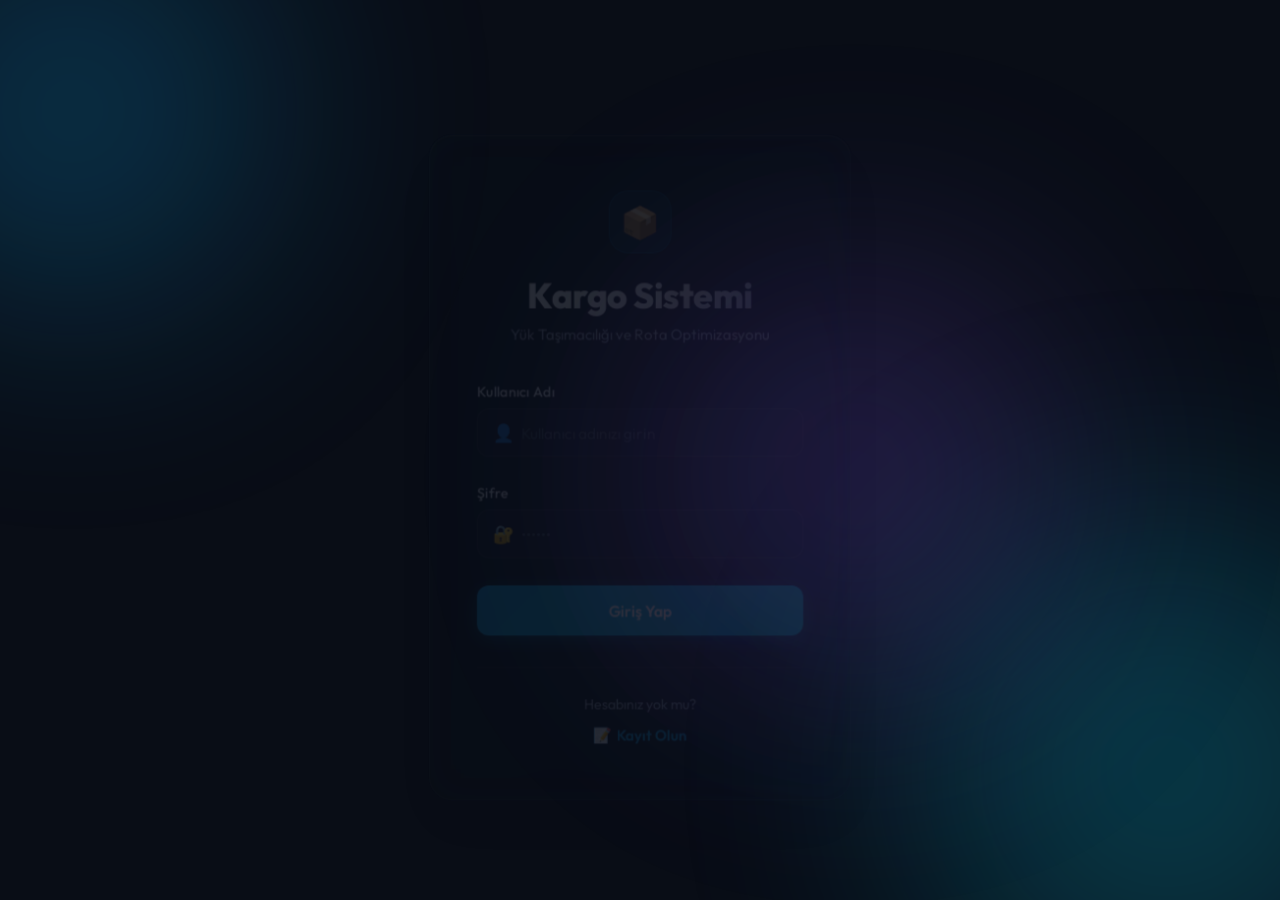
<file: frontend/index.html>
<!DOCTYPE html>
<html lang="tr">

<head>
    <meta charset="UTF-8">
    <meta name="viewport" content="width=device-width, initial-scale=1.0">
    <title>Yönlendiriliyor...</title>
    <style>
        * {
            margin: 0;
            padding: 0;
            box-sizing: border-box;
        }

        body {
            font-family: 'Inter', -apple-system, BlinkMacSystemFont, 'Segoe UI', sans-serif;
            display: flex;
            justify-content: center;
            align-items: center;
            min-height: 100vh;
            background: linear-gradient(135deg, #0f172a 0%, #1e293b 100%);
            color: #f1f5f9;
            text-align: center;
        }

        .container {
            padding: 3rem;
            background: #1e293b;
            border-radius: 16px;
            box-shadow: 0 20px 60px rgba(0, 0, 0, 0.5);
            border: 1px solid #334155;
        }

        h1 {
            font-size: 2rem;
            margin-bottom: 1rem;
            background: linear-gradient(135deg, #0ea5e9, #06b6d4);
            -webkit-background-clip: text;
            -webkit-text-fill-color: transparent;
            background-clip: text;
        }

        p {
            font-size: 1.1rem;
            color: #cbd5e1;
        }

        .spinner {
            margin: 2rem auto;
            width: 50px;
            height: 50px;
            border: 4px solid #334155;
            border-top: 4px solid #0ea5e9;
            border-radius: 50%;
            animation: spin 1s linear infinite;
        }

        @keyframes spin {
            0% {
                transform: rotate(0deg);
            }

            100% {
                transform: rotate(360deg);
            }
        }
    </style>
</head>

<body>
    <div class="container">
        <h1>🚀 Yönlendiriliyor...</h1>
        <div class="spinner"></div>
        <p style="font-size: 0.9rem; margin-top: 1rem; color: #94a3b8;">Lütfen bekleyin...</p>
    </div>
    <script>
        (async function () {
            try {
                const API_URL = window.location.hostname === 'localhost' || window.location.hostname === '127.0.0.1'
                    ? 'http://localhost:5002/api'
                    : 'https://kargo-sistemi.onrender.com/api';
                const response = await fetch(`${API_URL}/auth/status`, {
                    credentials: 'include'
                });
                const data = await response.json();

                if (data.authenticated && data.user) {
                    if (data.user.role === 'admin') {
                        window.location.href = 'admin.html';
                    } else {
                        window.location.href = 'user_dashboard.html';
                    }
                } else {
                    window.location.href = 'login.html';
                }
            } catch (error) {
                console.error('Redirect error:', error);
                window.location.href = 'login.html';
            }
        })();
    </script>
</body>

</html>
</file>
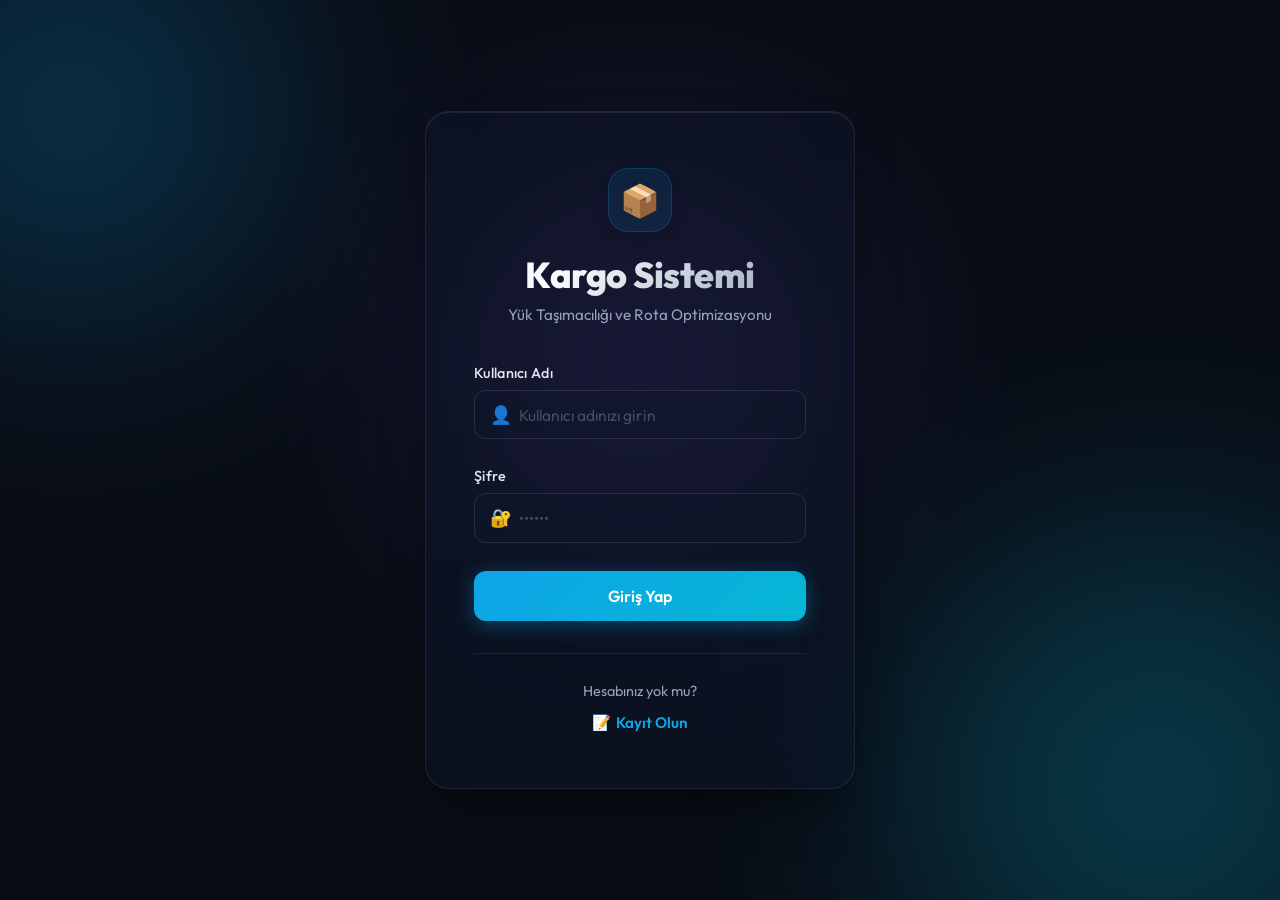
<file: frontend/admin_distribution.html>
<!DOCTYPE html>
<html lang="tr">

<head>
    <meta charset="UTF-8">
    <meta name="viewport" content="width=device-width, initial-scale=1.0">
    <meta http-equiv="Cache-Control" content="no-cache, no-store, must-revalidate">
    <meta http-equiv="Pragma" content="no-cache">
    <meta http-equiv="Expires" content="0">
    <title>Kargo Dağıtım Paneli - Admin</title>
    <link href="https://fonts.googleapis.com/css2?family=Inter:wght@300;400;500;600;700&display=swap" rel="stylesheet">
    <link rel="stylesheet" href="styles.css">
    <style>
        .distribution-container {
            max-width: 1400px;
            margin: 0 auto;
            padding: 2rem;
        }

        .cargo-table-container {
            background: var(--bg-card);
            border-radius: var(--radius-lg);
            padding: 1.5rem;
            margin-bottom: 2rem;
        }

        .cargo-table {
            width: 100%;
            border-collapse: collapse;
        }

        .cargo-table th,
        .cargo-table td {
            padding: 1rem;
            text-align: left;
            border-bottom: 1px solid var(--border);
        }

        .cargo-table th {
            background: var(--bg);
            font-weight: 600;
        }

        .cargo-table tr:hover {
            background: var(--bg-hover);
        }

        .checkbox-cell {
            width: 40px;
        }

        .distribution-controls {
            background: var(--bg-card);
            border-radius: var(--radius-lg);
            padding: 2rem;
            display: grid;
            grid-template-columns: repeat(auto-fit, minmax(250px, 1fr));
            gap: 1.5rem;
        }

        .control-group label {
            display: block;
            margin-bottom: 0.5rem;
            font-weight: 500;
        }

        .summary-card {
            background: linear-gradient(135deg, var(--primary), var(--secondary));
            color: white;
            padding: 1.5rem;
            border-radius: var(--radius-md);
        }

        .summary-value {
            font-size: 2rem;
            font-weight: 700;
        }
    </style>
</head>

<body>
    <header class="header">
        <div class="header-content">
            <h1 class="logo">📦 Admin - Dağıtım Paneli</h1>
            <div class="user-info">
                <span class="user-name" id="adminName"></span>
                <button class="logout-btn" id="logoutBtn">
                    <span class="logout-icon">🚪</span>
                    <span class="logout-text">Çıkış</span>
                </button>
            </div>
        </div>
    </header>

    <div class="distribution-container">
        <div style="margin-bottom: 2rem;">
            <h1>📦 Kargo Dağıtım Yönetimi</h1>
            <p>Bekleyen kargoları seçin ve dağıtım oluşturun</p>
        </div>

        <!-- Summary Cards -->
        <div
            style="display: grid; grid-template-columns: repeat(auto-fit, minmax(200px, 1fr)); gap: 1rem; margin-bottom: 2rem;">
            <div class="summary-card">
                <div style="font-size: 0.9rem; margin-bottom: 0.5rem;">Toplam Kargo</div>
                <div class="summary-value" id="totalCargos">0</div>
            </div>
            <div class="summary-card">
                <div style="font-size: 0.9rem; margin-bottom: 0.5rem;">Toplam Ağırlık</div>
                <div class="summary-value" id="totalWeight">0 kg</div>
            </div>
            <div class="summary-card">
                <div style="font-size: 0.9rem; margin-bottom: 0.5rem;">Seçili Kargo</div>
                <div class="summary-value" id="selectedCount">0</div>
            </div>
        </div>

        <!-- Cargo Table -->
        <div class="cargo-table-container">
            <div style="display: flex; justify-content: space-between; align-items: center; margin-bottom: 1rem;">
                <h2>Bekleyen Kargolar (Kullanıcı Bazlı)</h2>
                <div style="display: flex; gap: 1rem;">
                    <select id="userFilter" class="form-control" style="width: 200px;" onchange="filterByUser()">
                        <option value="">Tüm Kullanıcılar</option>
                    </select>
                    <button onclick="toggleSelectAll()" class="btn btn-secondary btn-small">
                        Tümünü Seç/Bırak
                    </button>
                </div>
            </div>

            <!-- User-based grouping -->
            <div id="cargoGroups">
                <!-- Dynamic user groups -->
            </div>

            <div id="emptyState" style="text-align: center; padding: 3rem; display: none;">
                Bekleyen kargo yok.
            </div>
        </div>

        <!-- Distribution Controls -->
        <div class="distribution-controls">
            <div class="control-group">
                <label>Mod Seçimi</label>
                <select id="modeSelect" class="form-control">
                    <option value="LIMITED">LIMITED (3 Araç)</option>
                    <option value="UNLIMITED">UNLIMITED (3 + Kiralama)</option>
                </select>
            </div>
            <div class="control-group">
                <label>Algoritma</label>
                <select id="algorithmSelect" class="form-control">
                    <option value="hybrid">Hybrid (Önerilen)</option>
                    <option value="greedy">Greedy</option>
                    <option value="simulated_annealing">Simulated Annealing</option>
                </select>
            </div>
            <div class="control-group" style="display: flex; align-items: flex-end;">
                <button onclick="createDistribution()" class="btn btn-primary" style="width: 100%;">
                    🚀 Dağıtımı Başlat
                </button>
            </div>
        </div>
    </div>

    <script>
        const API_URL = window.location.hostname === 'localhost' || window.location.hostname === '127.0.0.1'
            ? 'http://localhost:5002/api'
            : 'https://kargo-sistemi.onrender.com/api';
        let selectedCargos = new Set();
        let allCargos = [];

        async function loadPendingCargos() {
            try {
                const response = await fetch(`${API_URL}/admin/cargos/pending`, {
                    credentials: 'include'
                });
                const data = await response.json();

                if (data.success) {
                    allCargos = data.cargos;
                    displayUserGroups(allCargos);
                    updateSummary();
                    populateUserFilter(allCargos);
                }
            } catch (error) {
                console.error('Load cargos error:', error);
            }
        }

        function displayUserGroups(cargos) {
            const container = document.getElementById('cargoGroups');
            const emptyState = document.getElementById('emptyState');

            if (cargos.length === 0) {
                container.innerHTML = '';
                emptyState.style.display = 'block';
                return;
            }

            emptyState.style.display = 'none';

            // Group by user
            const grouped = {};
            cargos.forEach(cargo => {
                const key = cargo.user_id;
                if (!grouped[key]) {
                    grouped[key] = {
                        user_id: cargo.user_id,
                        username: cargo.username,
                        cargos: []
                    };
                }
                grouped[key].cargos.push(cargo);
            });

            // Display groups
            container.innerHTML = Object.values(grouped).map(group => `
                <div class="user-group" style="background: var(--bg-card); padding: 1.5rem; margin-bottom: 1.5rem; border-radius: var(--radius-lg); border-left: 4px solid var(--primary);">
                    <div style="display: flex; justify-content: space-between; align-items: center; margin-bottom: 1rem;">
                        <h3 style="margin: 0;">👤 ${group.username} (${group.cargos.length} kargo)</h3>
                        <div style="display: flex; gap: 0.5rem;">
                            <button onclick="approveUserCargos(${group.user_id})" class="btn btn-primary btn-small">
                                ✅ Tümünü Onayla
                            </button>
                        </div>
                    </div>
                    <table class="cargo-table">
                        <thead>
                            <tr>
                                <th style="width: 40px;">
                                    <input type="checkbox" onchange="toggleUserCargos(${group.user_id}, this.checked)">
                                </th>
                                <th>ID</th>
                                <th>Hedef</th>
                                <th>Ağırlık</th>
                                <th>Adet</th>
                                <th>Tarih</th>
                                <th>İşlem</th>
                            </tr>
                        </thead>
                        <tbody>
                            ${group.cargos.map(cargo => `
                                <tr>
                                    <td>
                                        <input type="checkbox" value="${cargo.id}" 
                                               ${selectedCargos.has(cargo.id) ? 'checked' : ''}
                                               onchange="toggleCargo(${cargo.id})"
                                               data-user-id="${cargo.user_id}">
                                    </td>
                                    <td>#${cargo.id}</td>
                                    <td>${cargo.destination}</td>
                                    <td>${cargo.weight_kg} kg</td>
                                    <td>${cargo.quantity}</td>
                                    <td>${cargo.created_at}</td>
                                    <td>
                                        <button onclick="approveSingleCargo(${cargo.id})" class="btn btn-small" style="background: #10b981; color: white; padding: 0.25rem 0.75rem;">
                                            ✓
                                        </button>
                                    </td>
                                </tr>
                            `).join('')}
                        </tbody>
                    </table>
                </div>
            `).join('');
        }

        function populateUserFilter(cargos) {
            const userFilter = document.getElementById('userFilter');
            const users = [...new Set(cargos.map(c => JSON.stringify({ id: c.user_id, name: c.username })))].map(JSON.parse);

            userFilter.innerHTML = '<option value="">Tüm Kullanıcılar</option>' +
                users.map(u => `<option value="${u.id}">${u.name}</option>`).join('');
        }

        function filterByUser() {
            const userId = document.getElementById('userFilter').value;
            if (userId) {
                const filtered = allCargos.filter(c => c.user_id == userId);
                displayUserGroups(filtered);
            } else {
                displayUserGroups(allCargos);
            }
        }

        async function approveSingleCargo(cargoId) {
            if (!confirm('Bu kargoyu onaylıyor musunuz?')) return;

            try {
                const response = await fetch(`${API_URL}/admin/cargos/${cargoId}/status`, {
                    method: 'PUT',
                    headers: { 'Content-Type': 'application/json' },
                    credentials: 'include',
                    body: JSON.stringify({ status: 'approved' })
                });

                const data = await response.json();
                if (data.success) {
                    selectedCargos.add(cargoId);
                    updateSelectedCount();
                    alert('✅ Kargo onaylandı ve seçildi!');
                } else {
                    alert('❌ ' + data.error);
                }
            } catch (error) {
                console.error('Approve error:', error);
            }
        }

        async function approveUserCargos(userId) {
            const userCargos = allCargos.filter(c => c.user_id === userId);
            if (!confirm(`${userCargos.length} kargo onaylanacak. Devam?`)) return;

            for (const cargo of userCargos) {
                selectedCargos.add(cargo.id);
            }

            updateSelectedCount();
            alert(`✅ ${userCargos.length} kargo seçildi!`);
        }

        function toggleUserCargos(userId, checked) {
            const userCargos = allCargos.filter(c => c.user_id === userId);
            userCargos.forEach(cargo => {
                if (checked) {
                    selectedCargos.add(cargo.id);
                } else {
                    selectedCargos.delete(cargo.id);
                }
            });
            displayUserGroups(allCargos);
            updateSelectedCount();
        }

        function toggleCargo(cargoId) {
            if (selectedCargos.has(cargoId)) {
                selectedCargos.delete(cargoId);
            } else {
                selectedCargos.add(cargoId);
            }
            updateSelectedCount();
        }

        function toggleSelectAll() {
            const checkbox = document.getElementById('selectAllCheckbox');
            if (checkbox.checked) {
                allCargos.forEach(c => selectedCargos.add(c.id));
            } else {
                selectedCargos.clear();
            }
            displayCargos(allCargos);
            updateSelectedCount();
        }

        function updateSummary() {
            // Toplam ağırlık = her kargonun (weight_kg × quantity) toplamı
            const totalWeight = allCargos.reduce((sum, c) => sum + (c.weight_kg * c.quantity), 0);
            document.getElementById('totalCargos').textContent = allCargos.length;
            document.getElementById('totalWeight').textContent = totalWeight + ' kg';
            updateSelectedCount();
        }

        function updateSelectedCount() {
            document.getElementById('selectedCount').textContent = selectedCargos.size;
        }

        async function createDistribution() {
            if (selectedCargos.size === 0) {
                alert('Lütfen en az bir kargo seçin!');
                return;
            }

            const mode = document.getElementById('modeSelect').value;
            const algorithm = document.getElementById('algorithmSelect').value;

            const confirmed = confirm(`${selectedCargos.size} kargo ile ${mode} modda dağıtım başlatılacak. Onaylıyor musunuz?`);
            if (!confirmed) return;

            try {
                const response = await fetch(`${API_URL}/admin/distribution/create`, {
                    method: 'POST',
                    headers: { 'Content-Type': 'application/json' },
                    credentials: 'include',
                    body: JSON.stringify({
                        cargo_ids: Array.from(selectedCargos),
                        mode: mode,
                        algorithm: algorithm
                    })
                });

                const data = await response.json();

                if (data.success) {
                    alert(`✅ Dağıtım başarıyla oluşturuldu!\n\n` +
                        `Senaryo ID: ${data.scenario_id}\n` +
                        `Götürülen: ${data.delivered_count}\n` +
                        `Kalan: ${data.remaining_count || 0}\n` +
                        `Maliyet: ${data.total_cost} TL`);

                    selectedCargos.clear();
                    loadPendingCargos();
                } else {
                    alert('❌ ' + data.error);
                }
            } catch (error) {
                console.error('Distribution error:', error);
                alert('❌ Dağıtım oluşturma hatası!');
            }
        }

        // Auth check
        async function checkAuth() {
            try {
                const response = await fetch(`${API_URL}/auth/status`, { credentials: 'include' });
                const data = await response.json();

                if (!data.authenticated || data.user.role !== 'admin') {
                    window.location.href = 'login.html';
                    return;
                }

                document.getElementById('adminName').textContent = data.user.username;
            } catch (error) {
                window.location.href = 'login.html';
            }
        }

        // Logout
        document.getElementById('logoutBtn').addEventListener('click', async () => {
            await fetch(`${API_URL}/auth/logout`, { method: 'POST', credentials: 'include' });
            window.location.href = 'login.html';
        });

        checkAuth();
        loadPendingCargos();
    </script>
</body>

</html>
</file>
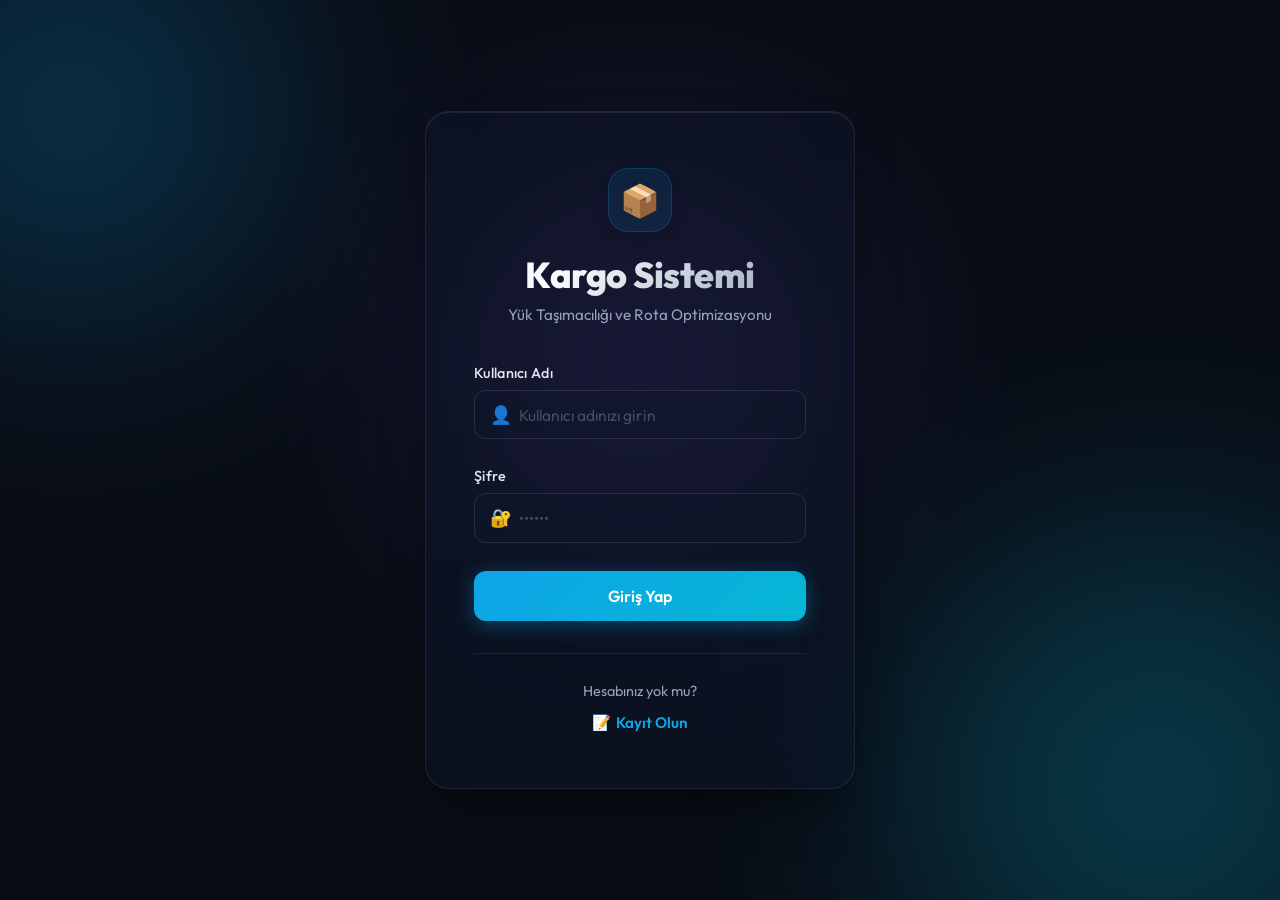
<file: frontend/login.html>
<!DOCTYPE html>
<html lang="tr">

<head>
    <meta charset="UTF-8">
    <meta name="viewport" content="width=device-width, initial-scale=1.0">
    <title>Giriş - Kargo Sistemi</title>
    <!-- Google Fonts: Outfit -->
    <link href="https://fonts.googleapis.com/css2?family=Outfit:wght@300;400;500;600;700;800&display=swap" rel="stylesheet">
    <style>
        :root {
            --primary: #0ea5e9;
            --primary-hover: #0284c7;
            --accent: #06b6d4;
            --bg-dark: #090d16;
            --glass-bg: rgba(15, 23, 42, 0.45);
            --glass-border: rgba(255, 255, 255, 0.08);
            --text-light: #f8fafc;
            --text-muted: #94a3b8;
            --radius-xl: 24px;
            --radius-lg: 16px;
            --radius-md: 12px;
        }

        * {
            margin: 0;
            padding: 0;
            box-sizing: border-box;
        }

        body {
            font-family: 'Outfit', sans-serif;
            background: var(--bg-dark);
            min-height: 100vh;
            display: flex;
            align-items: center;
            justify-content: center;
            color: var(--text-light);
            overflow: hidden;
            position: relative;
        }

        /* Ambient Light Blobs */
        .ambient-blobs {
            position: absolute;
            width: 100%;
            height: 100%;
            top: 0;
            left: 0;
            overflow: hidden;
            z-index: 1;
            pointer-events: none;
        }

        .blob {
            position: absolute;
            border-radius: 50%;
            filter: blur(120px);
            opacity: 0.25;
            animation: float-blob 20s infinite alternate ease-in-out;
        }

        .blob-1 {
            width: 400px;
            height: 400px;
            background: var(--primary);
            top: -10%;
            left: -10%;
            animation-duration: 25s;
        }

        .blob-2 {
            width: 500px;
            height: 500px;
            background: var(--accent);
            bottom: -15%;
            right: -10%;
            animation-duration: 30s;
            animation-delay: -5s;
        }

        .blob-3 {
            width: 350px;
            height: 350px;
            background: #8b5cf6;
            top: 40%;
            left: 50%;
            transform: translate(-50%, -50%);
            animation-duration: 20s;
            animation-delay: -10s;
        }

        @keyframes float-blob {
            0% {
                transform: translate(0, 0) scale(1);
            }
            50% {
                transform: translate(40px, -60px) scale(1.1);
            }
            100% {
                transform: translate(-20px, 30px) scale(0.95);
            }
        }

        .login-card {
            background: var(--glass-bg);
            backdrop-filter: blur(20px);
            -webkit-backdrop-filter: blur(20px);
            padding: 3.5rem 3rem;
            border-radius: var(--radius-xl);
            box-shadow: 0 25px 50px -12px rgba(0, 0, 0, 0.5),
                        inset 0 1px 0 var(--glass-border);
            width: 100%;
            max-width: 430px;
            border: 1px solid var(--glass-border);
            z-index: 10;
            animation: card-appear 0.8s cubic-bezier(0.16, 1, 0.3, 1) forwards;
            position: relative;
        }

        @keyframes card-appear {
            0% {
                opacity: 0;
                transform: translateY(20px) scale(0.98);
            }
            100% {
                opacity: 1;
                transform: translateY(0) scale(1);
            }
        }

        .login-header {
            text-align: center;
            margin-bottom: 2.5rem;
        }

        .login-header .logo-container {
            display: inline-flex;
            align-items: center;
            justify-content: center;
            width: 64px;
            height: 64px;
            background: rgba(14, 165, 233, 0.1);
            border: 1px solid rgba(14, 165, 233, 0.2);
            border-radius: 20px;
            margin-bottom: 1.25rem;
            font-size: 2rem;
            box-shadow: 0 8px 16px rgba(0, 0, 0, 0.2);
        }

        .login-header h1 {
            font-size: 2.25rem;
            font-weight: 800;
            letter-spacing: -0.5px;
            background: linear-gradient(135deg, var(--text-light) 30%, var(--text-muted) 100%);
            -webkit-background-clip: text;
            -webkit-text-fill-color: transparent;
            background-clip: text;
            margin-bottom: 0.5rem;
        }

        .login-header p {
            color: var(--text-muted);
            font-size: 0.95rem;
            font-weight: 400;
        }

        .form-group {
            margin-bottom: 1.75rem;
            position: relative;
        }

        .form-label-wrapper {
            display: flex;
            justify-content: space-between;
            align-items: center;
            margin-bottom: 0.5rem;
        }

        label {
            font-weight: 500;
            color: #e2e8f0;
            font-size: 0.9rem;
            letter-spacing: 0.3px;
        }

        .input-wrapper {
            position: relative;
            display: flex;
            align-items: center;
        }

        .input-icon {
            position: absolute;
            left: 1rem;
            font-size: 1.1rem;
            color: var(--text-muted);
            transition: color 0.3s;
            pointer-events: none;
        }

        input {
            width: 100%;
            padding: 0.85rem 1rem 0.85rem 2.75rem;
            background: rgba(15, 23, 42, 0.6);
            border: 1px solid rgba(255, 255, 255, 0.1);
            border-radius: var(--radius-md);
            color: var(--text-light);
            font-size: 0.975rem;
            font-family: inherit;
            transition: all 0.3s cubic-bezier(0.4, 0, 0.2, 1);
        }

        input::placeholder {
            color: rgba(148, 163, 184, 0.4);
        }

        input:hover {
            border-color: rgba(255, 255, 255, 0.2);
            background: rgba(15, 23, 42, 0.7);
        }

        input:focus {
            outline: none;
            border-color: var(--primary);
            background: rgba(15, 23, 42, 0.85);
            box-shadow: 0 0 0 4px rgba(14, 165, 233, 0.15);
        }

        input:focus + .input-icon {
            color: var(--primary);
        }

        .btn-submit {
            width: 100%;
            padding: 0.95rem;
            background: linear-gradient(135deg, var(--primary) 0%, var(--accent) 100%);
            color: white;
            border: none;
            border-radius: var(--radius-md);
            font-weight: 600;
            font-size: 1rem;
            font-family: inherit;
            cursor: pointer;
            transition: all 0.3s cubic-bezier(0.4, 0, 0.2, 1);
            box-shadow: 0 4px 20px rgba(14, 165, 233, 0.35);
            position: relative;
            overflow: hidden;
            display: flex;
            align-items: center;
            justify-content: center;
            gap: 0.5rem;
        }

        .btn-submit::after {
            content: '';
            position: absolute;
            top: 0;
            left: -100%;
            width: 100%;
            height: 100%;
            background: linear-gradient(90deg, transparent, rgba(255, 255, 255, 0.2), transparent);
            transition: 0.5s;
        }

        .btn-submit:hover {
            transform: translateY(-2px);
            box-shadow: 0 8px 25px rgba(14, 165, 233, 0.45);
        }

        .btn-submit:hover::after {
            left: 100%;
        }

        .btn-submit:active {
            transform: translateY(-0.5px);
        }

        .btn-submit.loading {
            pointer-events: none;
            opacity: 0.8;
        }

        .spinner {
            display: none;
            width: 20px;
            height: 20px;
            border: 2.5px solid rgba(255, 255, 255, 0.3);
            border-radius: 50%;
            border-top-color: white;
            animation: spin 0.8s linear infinite;
        }

        @keyframes spin {
            to {
                transform: rotate(360deg);
            }
        }

        .alert-banner {
            border-radius: var(--radius-md);
            padding: 0.85rem 1rem;
            margin-bottom: 1.5rem;
            font-size: 0.9rem;
            display: none;
            align-items: center;
            gap: 0.75rem;
            animation: alert-shake 0.4s ease;
        }

        @keyframes alert-shake {
            0%, 100% { transform: translateX(0); }
            25% { transform: translateX(-4px); }
            75% { transform: translateX(4px); }
        }

        .alert-banner.error {
            background: rgba(239, 68, 68, 0.08);
            border: 1px solid rgba(239, 68, 68, 0.25);
            color: #fca5a5;
        }

        .alert-banner.success {
            background: rgba(16, 185, 129, 0.08);
            border: 1px solid rgba(16, 185, 129, 0.25);
            color: #a7f3d0;
        }

        .footer-link-box {
            text-align: center;
            margin-top: 2rem;
            padding-top: 1.75rem;
            border-top: 1px solid rgba(255, 255, 255, 0.08);
        }

        .footer-link-box p {
            color: var(--text-muted);
            font-size: 0.9rem;
            margin-bottom: 0.75rem;
        }

        .footer-link-box a {
            color: var(--primary);
            text-decoration: none;
            font-weight: 600;
            font-size: 0.95rem;
            transition: all 0.3s;
            display: inline-flex;
            align-items: center;
            gap: 0.35rem;
        }

        .footer-link-box a:hover {
            color: var(--accent);
            text-shadow: 0 0 10px rgba(6, 182, 212, 0.3);
            transform: translateY(-1px);
        }
    </style>
</head>

<body>
    <!-- Ambient Blur Background -->
    <div class="ambient-blobs">
        <div class="blob blob-1"></div>
        <div class="blob blob-2"></div>
        <div class="blob blob-3"></div>
    </div>

    <!-- Login Container -->
    <div class="login-card">
        <div class="login-header">
            <div class="logo-container">📦</div>
            <h1>Kargo Sistemi</h1>
            <p>Yük Taşımacılığı ve Rota Optimizasyonu</p>
        </div>

        <!-- Notification Banners -->
        <div id="errorMsg" class="alert-banner error">
            <span>❌</span> <span class="alert-text"></span>
        </div>
        <div id="successMsg" class="alert-banner success">
            <span>✅</span> <span class="alert-text"></span>
        </div>

        <form id="loginForm">
            <div class="form-group">
                <div class="form-label-wrapper">
                    <label for="username">Kullanıcı Adı</label>
                </div>
                <div class="input-wrapper">
                    <input type="text" id="username" placeholder="Kullanıcı adınızı girin" required autocomplete="username">
                    <span class="input-icon">👤</span>
                </div>
            </div>

            <div class="form-group">
                <div class="form-label-wrapper">
                    <label for="password">Şifre</label>
                </div>
                <div class="input-wrapper">
                    <input type="password" id="password" placeholder="••••••" required autocomplete="current-password">
                    <span class="input-icon">🔐</span>
                </div>
            </div>

            <button type="submit" class="btn-submit" id="btnSubmit">
                <span class="spinner" id="btnSpinner"></span>
                <span id="btnText">Giriş Yap</span>
            </button>
        </form>

        <div class="footer-link-box">
            <p>Hesabınız yok mu?</p>
            <a href="register.html">
                <span>📝</span> Kayıt Olun
            </a>
        </div>
    </div>

    <script>
        const API_URL = window.location.hostname === 'localhost' || window.location.hostname === '127.0.0.1'
            ? 'http://localhost:5002/api'
            : 'https://kargo-sistemi.onrender.com/api';

        document.getElementById('loginForm').addEventListener('submit', async (e) => {
            e.preventDefault();

            const username = document.getElementById('username').value.trim();
            const password = document.getElementById('password').value;
            const errorMsg = document.getElementById('errorMsg');
            const successMsg = document.getElementById('successMsg');
            const btnSubmit = document.getElementById('btnSubmit');
            const btnSpinner = document.getElementById('btnSpinner');
            const btnText = document.getElementById('btnText');

            errorMsg.style.display = 'none';
            successMsg.style.display = 'none';

            // Loading state
            btnSubmit.classList.add('loading');
            btnSpinner.style.display = 'block';
            btnText.textContent = 'Giriş Yapılıyor...';

            try {
                const response = await fetch(`${API_URL}/auth/login`, {
                    method: 'POST',
                    headers: { 'Content-Type': 'application/json' },
                    credentials: 'include',
                    body: JSON.stringify({ username, password })
                });

                const data = await response.json();

                if (data.success) {
                    btnText.textContent = 'Yönlendiriliyorsunuz...';
                    successMsg.querySelector('.alert-text').textContent = 'Giriş başarılı! Hoş geldiniz.';
                    successMsg.style.display = 'flex';

                    setTimeout(() => {
                        if (data.role === 'admin') {
                            window.location.href = 'admin.html';
                        } else {
                            window.location.href = 'index.html';
                        }
                    }, 500);
                } else {
                    btnSubmit.classList.remove('loading');
                    btnSpinner.style.display = 'none';
                    btnText.textContent = 'Giriş Yap';
                    
                    errorMsg.querySelector('.alert-text').textContent = data.error || 'Kullanıcı adı veya şifre hatalı!';
                    errorMsg.style.display = 'flex';
                }
            } catch (error) {
                btnSubmit.classList.remove('loading');
                btnSpinner.style.display = 'none';
                btnText.textContent = 'Giriş Yap';

                errorMsg.querySelector('.alert-text').textContent = 'Bağlantı hatası! Sunucuya erişilemiyor.';
                errorMsg.style.display = 'flex';
            }
        });
    </script>
</body>

</html>
</file>
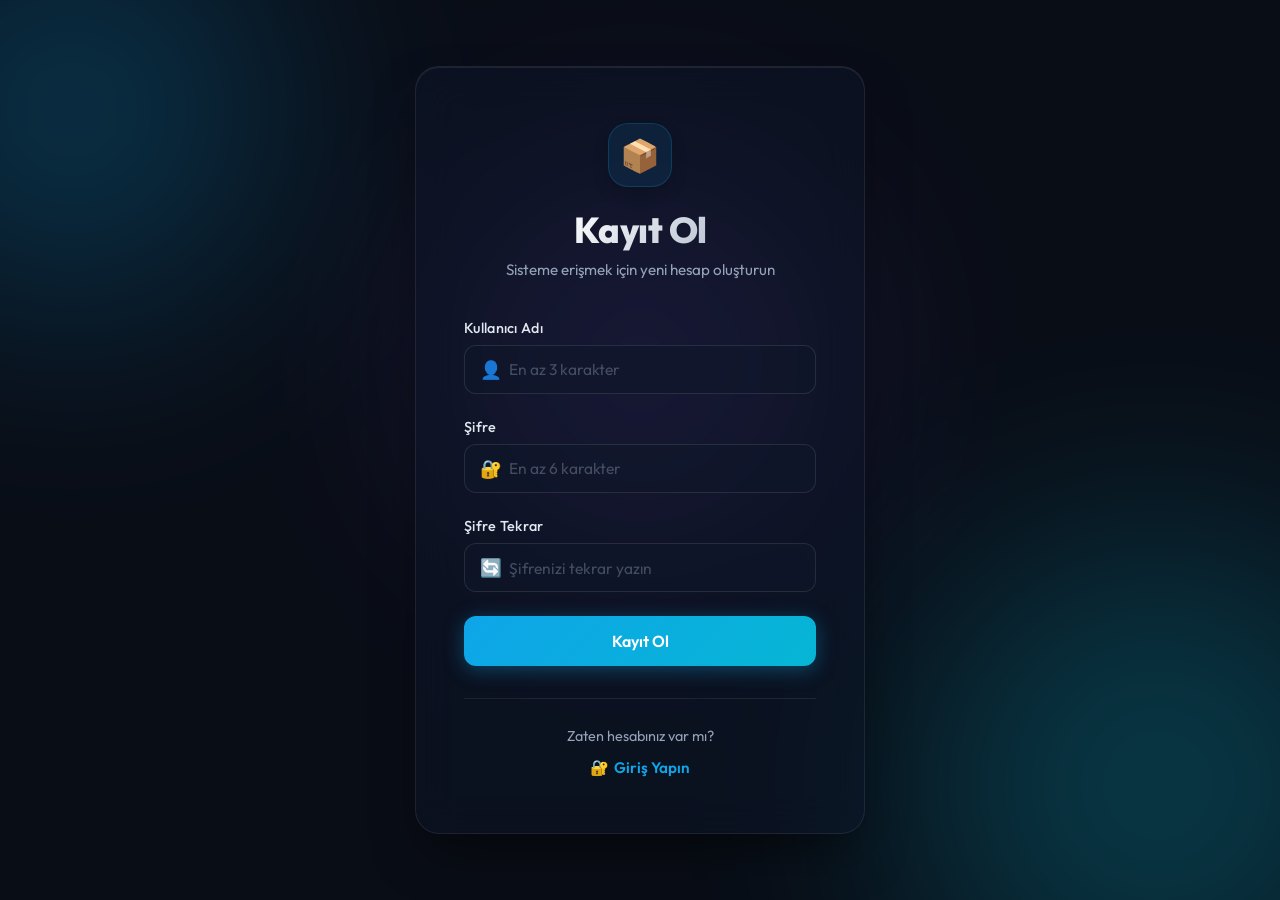
<file: frontend/register.html>
<!DOCTYPE html>
<html lang="tr">

<head>
    <meta charset="UTF-8">
    <meta name="viewport" content="width=device-width, initial-scale=1.0">
    <title>Kayıt Ol - Kargo Sistemi</title>
    <!-- Google Fonts: Outfit -->
    <link href="https://fonts.googleapis.com/css2?family=Outfit:wght@300;400;500;600;700;800&display=swap" rel="stylesheet">
    <style>
        :root {
            --primary: #0ea5e9;
            --primary-hover: #0284c7;
            --accent: #06b6d4;
            --bg-dark: #090d16;
            --glass-bg: rgba(15, 23, 42, 0.45);
            --glass-border: rgba(255, 255, 255, 0.08);
            --text-light: #f8fafc;
            --text-muted: #94a3b8;
            --radius-xl: 24px;
            --radius-lg: 16px;
            --radius-md: 12px;
        }

        * {
            margin: 0;
            padding: 0;
            box-sizing: border-box;
        }

        body {
            font-family: 'Outfit', sans-serif;
            background: var(--bg-dark);
            min-height: 100vh;
            display: flex;
            align-items: center;
            justify-content: center;
            color: var(--text-light);
            overflow: hidden;
            position: relative;
        }

        /* Ambient Light Blobs */
        .ambient-blobs {
            position: absolute;
            width: 100%;
            height: 100%;
            top: 0;
            left: 0;
            overflow: hidden;
            z-index: 1;
            pointer-events: none;
        }

        .blob {
            position: absolute;
            border-radius: 50%;
            filter: blur(120px);
            opacity: 0.25;
            animation: float-blob 20s infinite alternate ease-in-out;
        }

        .blob-1 {
            width: 400px;
            height: 400px;
            background: var(--primary);
            top: -10%;
            left: -10%;
            animation-duration: 25s;
        }

        .blob-2 {
            width: 500px;
            height: 500px;
            background: var(--accent);
            bottom: -15%;
            right: -10%;
            animation-duration: 30s;
            animation-delay: -5s;
        }

        .blob-3 {
            width: 350px;
            height: 350px;
            background: #8b5cf6;
            top: 40%;
            left: 50%;
            transform: translate(-50%, -50%);
            animation-duration: 20s;
            animation-delay: -10s;
        }

        @keyframes float-blob {
            0% {
                transform: translate(0, 0) scale(1);
            }
            50% {
                transform: translate(40px, -60px) scale(1.1);
            }
            100% {
                transform: translate(-20px, 30px) scale(0.95);
            }
        }

        .register-card {
            background: var(--glass-bg);
            backdrop-filter: blur(20px);
            -webkit-backdrop-filter: blur(20px);
            padding: 3.5rem 3rem;
            border-radius: var(--radius-xl);
            box-shadow: 0 25px 50px -12px rgba(0, 0, 0, 0.5),
                        inset 0 1px 0 var(--glass-border);
            width: 100%;
            max-width: 450px;
            border: 1px solid var(--glass-border);
            z-index: 10;
            animation: card-appear 0.8s cubic-bezier(0.16, 1, 0.3, 1) forwards;
            position: relative;
        }

        @keyframes card-appear {
            0% {
                opacity: 0;
                transform: translateY(20px) scale(0.98);
            }
            100% {
                opacity: 1;
                transform: translateY(0) scale(1);
            }
        }

        .register-header {
            text-align: center;
            margin-bottom: 2.5rem;
        }

        .register-header .logo-container {
            display: inline-flex;
            align-items: center;
            justify-content: center;
            width: 64px;
            height: 64px;
            background: rgba(14, 165, 233, 0.1);
            border: 1px solid rgba(14, 165, 233, 0.2);
            border-radius: 20px;
            margin-bottom: 1.25rem;
            font-size: 2rem;
            box-shadow: 0 8px 16px rgba(0, 0, 0, 0.2);
        }

        .register-header h1 {
            font-size: 2.25rem;
            font-weight: 800;
            letter-spacing: -0.5px;
            background: linear-gradient(135deg, var(--text-light) 30%, var(--text-muted) 100%);
            -webkit-background-clip: text;
            -webkit-text-fill-color: transparent;
            background-clip: text;
            margin-bottom: 0.5rem;
        }

        .register-header p {
            color: var(--text-muted);
            font-size: 0.95rem;
            font-weight: 400;
        }

        .form-group {
            margin-bottom: 1.5rem;
            position: relative;
        }

        .form-label-wrapper {
            display: flex;
            justify-content: space-between;
            align-items: center;
            margin-bottom: 0.5rem;
        }

        label {
            font-weight: 500;
            color: #e2e8f0;
            font-size: 0.9rem;
            letter-spacing: 0.3px;
        }

        .input-wrapper {
            position: relative;
            display: flex;
            align-items: center;
        }

        .input-icon {
            position: absolute;
            left: 1rem;
            font-size: 1.1rem;
            color: var(--text-muted);
            transition: color 0.3s;
            pointer-events: none;
        }

        input {
            width: 100%;
            padding: 0.85rem 1rem 0.85rem 2.75rem;
            background: rgba(15, 23, 42, 0.6);
            border: 1px solid rgba(255, 255, 255, 0.1);
            border-radius: var(--radius-md);
            color: var(--text-light);
            font-size: 0.975rem;
            font-family: inherit;
            transition: all 0.3s cubic-bezier(0.4, 0, 0.2, 1);
        }

        input::placeholder {
            color: rgba(148, 163, 184, 0.4);
        }

        input:hover {
            border-color: rgba(255, 255, 255, 0.2);
            background: rgba(15, 23, 42, 0.7);
        }

        input:focus {
            outline: none;
            border-color: var(--primary);
            background: rgba(15, 23, 42, 0.85);
            box-shadow: 0 0 0 4px rgba(14, 165, 233, 0.15);
        }

        input:focus + .input-icon {
            color: var(--primary);
        }

        .btn-submit {
            width: 100%;
            padding: 0.95rem;
            background: linear-gradient(135deg, var(--primary) 0%, var(--accent) 100%);
            color: white;
            border: none;
            border-radius: var(--radius-md);
            font-weight: 600;
            font-size: 1rem;
            font-family: inherit;
            cursor: pointer;
            transition: all 0.3s cubic-bezier(0.4, 0, 0.2, 1);
            box-shadow: 0 4px 20px rgba(14, 165, 233, 0.35);
            position: relative;
            overflow: hidden;
            display: flex;
            align-items: center;
            justify-content: center;
            gap: 0.5rem;
            margin-top: 1rem;
        }

        .btn-submit::after {
            content: '';
            position: absolute;
            top: 0;
            left: -100%;
            width: 100%;
            height: 100%;
            background: linear-gradient(90deg, transparent, rgba(255, 255, 255, 0.2), transparent);
            transition: 0.5s;
        }

        .btn-submit:hover {
            transform: translateY(-2px);
            box-shadow: 0 8px 25px rgba(14, 165, 233, 0.45);
        }

        .btn-submit:hover::after {
            left: 100%;
        }

        .btn-submit:active {
            transform: translateY(-0.5px);
        }

        .btn-submit.loading {
            pointer-events: none;
            opacity: 0.8;
        }

        .spinner {
            display: none;
            width: 20px;
            height: 20px;
            border: 2.5px solid rgba(255, 255, 255, 0.3);
            border-radius: 50%;
            border-top-color: white;
            animation: spin 0.8s linear infinite;
        }

        @keyframes spin {
            to {
                transform: rotate(360deg);
            }
        }

        .alert-banner {
            border-radius: var(--radius-md);
            padding: 0.85rem 1rem;
            margin-bottom: 1.5rem;
            font-size: 0.9rem;
            display: none;
            align-items: center;
            gap: 0.75rem;
            animation: alert-shake 0.4s ease;
        }

        @keyframes alert-shake {
            0%, 100% { transform: translateX(0); }
            25% { transform: translateX(-4px); }
            75% { transform: translateX(4px); }
        }

        .alert-banner.error {
            background: rgba(239, 68, 68, 0.08);
            border: 1px solid rgba(239, 68, 68, 0.25);
            color: #fca5a5;
        }

        .alert-banner.success {
            background: rgba(16, 185, 129, 0.08);
            border: 1px solid rgba(16, 185, 129, 0.25);
            color: #a7f3d0;
        }

        .footer-link-box {
            text-align: center;
            margin-top: 2rem;
            padding-top: 1.75rem;
            border-top: 1px solid rgba(255, 255, 255, 0.08);
        }

        .footer-link-box p {
            color: var(--text-muted);
            font-size: 0.9rem;
            margin-bottom: 0.75rem;
        }

        .footer-link-box a {
            color: var(--primary);
            text-decoration: none;
            font-weight: 600;
            font-size: 0.95rem;
            transition: all 0.3s;
            display: inline-flex;
            align-items: center;
            gap: 0.35rem;
        }

        .footer-link-box a:hover {
            color: var(--accent);
            text-shadow: 0 0 10px rgba(6, 182, 212, 0.3);
            transform: translateY(-1px);
        }
    </style>
</head>

<body>
    <!-- Ambient Blur Background -->
    <div class="ambient-blobs">
        <div class="blob blob-1"></div>
        <div class="blob blob-2"></div>
        <div class="blob blob-3"></div>
    </div>

    <!-- Register Container -->
    <div class="register-card">
        <div class="register-header">
            <div class="logo-container">📦</div>
            <h1>Kayıt Ol</h1>
            <p>Sisteme erişmek için yeni hesap oluşturun</p>
        </div>

        <!-- Notification Banners -->
        <div id="errorMsg" class="alert-banner error">
            <span>❌</span> <span class="alert-text"></span>
        </div>
        <div id="successMsg" class="alert-banner success">
            <span>✅</span> <span class="alert-text"></span>
        </div>

        <form id="registerForm">
            <div class="form-group">
                <div class="form-label-wrapper">
                    <label for="username">Kullanıcı Adı</label>
                </div>
                <div class="input-wrapper">
                    <input type="text" id="username" placeholder="En az 3 karakter" required autocomplete="username" minlength="3">
                    <span class="input-icon">👤</span>
                </div>
            </div>

            <div class="form-group">
                <div class="form-label-wrapper">
                    <label for="password">Şifre</label>
                </div>
                <div class="input-wrapper">
                    <input type="password" id="password" placeholder="En az 6 karakter" required autocomplete="new-password" minlength="6">
                    <span class="input-icon">🔐</span>
                </div>
            </div>

            <div class="form-group">
                <div class="form-label-wrapper">
                    <label for="confirmPassword">Şifre Tekrar</label>
                </div>
                <div class="input-wrapper">
                    <input type="password" id="confirmPassword" placeholder="Şifrenizi tekrar yazın" required autocomplete="new-password" minlength="6">
                    <span class="input-icon">🔄</span>
                </div>
            </div>

            <button type="submit" class="btn-submit" id="btnSubmit">
                <span class="spinner" id="btnSpinner"></span>
                <span id="btnText">Kayıt Ol</span>
            </button>
        </form>

        <div class="footer-link-box">
            <p>Zaten hesabınız var mı?</p>
            <a href="login.html">
                <span>🔐</span> Giriş Yapın
            </a>
        </div>
    </div>

    <script>
        const API_URL = window.location.hostname === 'localhost' || window.location.hostname === '127.0.0.1'
            ? 'http://localhost:5002/api'
            : 'https://kargo-sistemi.onrender.com/api';

        document.getElementById('registerForm').addEventListener('submit', async (e) => {
            e.preventDefault();

            const username = document.getElementById('username').value.trim();
            const password = document.getElementById('password').value;
            const confirmPassword = document.getElementById('confirmPassword').value;
            const errorMsg = document.getElementById('errorMsg');
            const successMsg = document.getElementById('successMsg');
            const btnSubmit = document.getElementById('btnSubmit');
            const btnSpinner = document.getElementById('btnSpinner');
            const btnText = document.getElementById('btnText');

            errorMsg.style.display = 'none';
            successMsg.style.display = 'none';

            // Password match check
            if (password !== confirmPassword) {
                errorMsg.querySelector('.alert-text').textContent = 'Şifreler eşleşmiyor!';
                errorMsg.style.display = 'flex';
                return;
            }

            // Loading state
            btnSubmit.classList.add('loading');
            btnSpinner.style.display = 'block';
            btnText.textContent = 'Kayıt Yapılıyor...';

            try {
                const response = await fetch(`${API_URL}/auth/register`, {
                    method: 'POST',
                    headers: { 'Content-Type': 'application/json' },
                    credentials: 'include',
                    body: JSON.stringify({ username, password })
                });

                const data = await response.json();

                if (data.success) {
                    btnText.textContent = 'Yönlendiriliyorsunuz...';
                    successMsg.querySelector('.alert-text').textContent = 'Kayıt başarılı! Giriş sayfasına yönlendiriliyorsunuz...';
                    successMsg.style.display = 'flex';

                    setTimeout(() => {
                        window.location.href = 'login.html';
                    }, 1500);
                } else {
                    btnSubmit.classList.remove('loading');
                    btnSpinner.style.display = 'none';
                    btnText.textContent = 'Kayıt Ol';

                    errorMsg.querySelector('.alert-text').textContent = data.error || 'Kayıt başarısız!';
                    errorMsg.style.display = 'flex';
                }
            } catch (error) {
                console.error('Register error:', error);
                btnSubmit.classList.remove('loading');
                btnSpinner.style.display = 'none';
                btnText.textContent = 'Kayıt Ol';

                errorMsg.querySelector('.alert-text').textContent = 'Bağlantı hatası! Sunucuya erişilemiyor.';
                errorMsg.style.display = 'flex';
            }
        });
    </script>
</body>

</html>
</file>
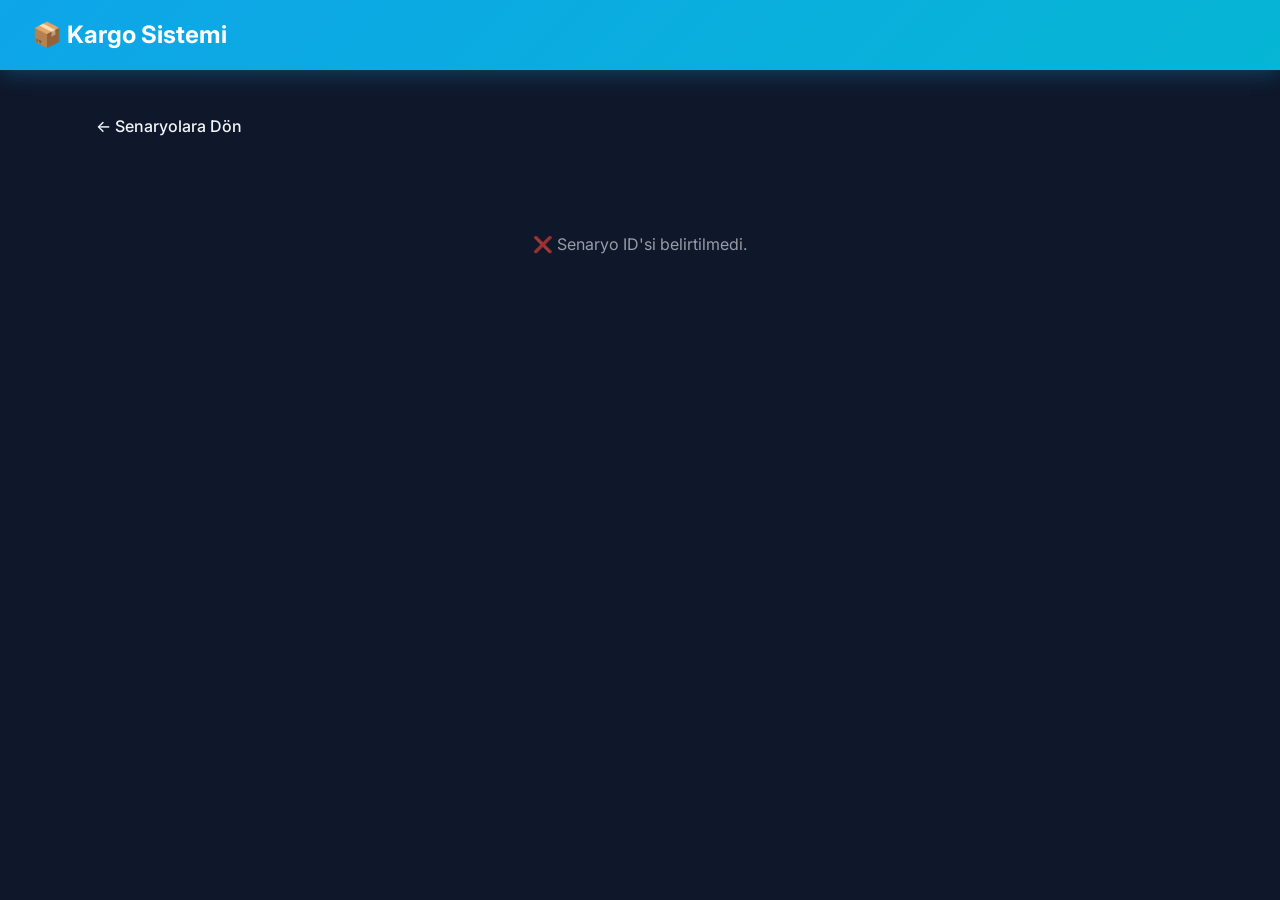
<file: frontend/scenario_details.html>
<!DOCTYPE html>
<html lang="tr">

<head>
    <meta charset="UTF-8">
    <meta name="viewport" content="width=device-width, initial-scale=1.0">
    <title>Senaryo Detayları - Kargo Sistemi</title>
    <link href="https://fonts.googleapis.com/css2?family=Inter:wght@300;400;500;600;700&display=swap" rel="stylesheet">
    <link rel="stylesheet" href="styles.css">
    <style>
        .details-container {
            max-width: 1200px;
            margin: 0 auto;
            padding: 2rem;
        }

        .back-button {
            display: inline-flex;
            align-items: center;
            gap: 0.5rem;
            padding: 0.75rem 1.5rem;
            background: var(--bg-card);
            border: 1px solid var(--border);
            border-radius: var(--radius-md);
            color: var(--text);
            text-decoration: none;
            font-weight: 500;
            margin-bottom: 2rem;
            transition: all 0.2s;
        }

        .back-button:hover {
            background: var(--bg-hover);
            transform: translateX(-4px);
        }

        .scenario-summary {
            background: linear-gradient(135deg, var(--primary) 0%, var(--secondary) 100%);
            padding: 2rem;
            border-radius: var(--radius-lg);
            margin-bottom: 2rem;
            box-shadow: var(--shadow-lg);
        }

        .scenario-summary h1 {
            font-size: 2rem;
            margin-bottom: 1rem;
        }

        .summary-grid {
            display: grid;
            grid-template-columns: repeat(auto-fit, minmax(200px, 1fr));
            gap: 1.5rem;
            margin-top: 1rem;
        }

        .summary-item {
            background: rgba(255, 255, 255, 0.1);
            padding: 1rem;
            border-radius: var(--radius-md);
            backdrop-filter: blur(10px);
        }

        .summary-label {
            font-size: 0.9rem;
            opacity: 0.9;
            margin-bottom: 0.5rem;
        }

        .summary-value {
            font-size: 1.5rem;
            font-weight: 600;
        }

        .vehicles-section {
            margin-top: 2rem;
        }

        .vehicles-section h2 {
            font-size: 1.5rem;
            margin-bottom: 1.5rem;
            color: var(--text);
        }

        .vehicle-card {
            background: var(--bg-card);
            border: 1px solid var(--border);
            border-radius: var(--radius-lg);
            padding: 1.5rem;
            margin-bottom: 1.5rem;
            box-shadow: var(--shadow-md);
            transition: transform 0.2s, box-shadow 0.2s;
        }

        .vehicle-card:hover {
            transform: translateY(-4px);
            box-shadow: var(--shadow-lg);
        }

        .vehicle-header {
            display: flex;
            align-items: center;
            justify-content: space-between;
            margin-bottom: 1.5rem;
            padding-bottom: 1rem;
            border-bottom: 2px solid var(--border);
        }

        .vehicle-title {
            display: flex;
            align-items: center;
            gap: 1rem;
        }

        .vehicle-icon {
            font-size: 2.5rem;
        }

        .vehicle-info h3 {
            font-size: 1.3rem;
            margin-bottom: 0.3rem;
        }

        .vehicle-capacity {
            font-size: 0.9rem;
            opacity: 0.7;
        }

        .cost-badge {
            background: var(--primary);
            color: white;
            padding: 0.75rem 1.5rem;
            border-radius: var(--radius-md);
            font-size: 1.2rem;
            font-weight: 600;
        }

        .route-info {
            display: grid;
            grid-template-columns: repeat(auto-fit, minmax(200px, 1fr));
            gap: 1rem;
            margin-bottom: 1.5rem;
            padding: 1rem;
            background: var(--bg);
            border-radius: var(--radius-md);
        }

        .route-stat {
            display: flex;
            flex-direction: column;
        }

        .route-stat-label {
            font-size: 0.85rem;
            opacity: 0.7;
            margin-bottom: 0.3rem;
        }

        .route-stat-value {
            font-size: 1.1rem;
            font-weight: 600;
        }

        .cost-breakdown {
            background: var(--bg);
            padding: 1rem;
            border-radius: var(--radius-md);
            margin-bottom: 1.5rem;
        }

        .cost-breakdown h4 {
            font-size: 1rem;
            margin-bottom: 0.75rem;
            color: var(--text);
        }

        .cost-item {
            display: flex;
            justify-content: space-between;
            padding: 0.5rem 0;
            border-bottom: 1px solid var(--border);
        }

        .cost-item:last-child {
            border-bottom: none;
            font-weight: 600;
            font-size: 1.1rem;
            padding-top: 0.75rem;
            border-top: 2px solid var(--border);
        }

        .cargo-section h4 {
            font-size: 1rem;
            margin-bottom: 1rem;
            color: var(--text);
        }

        .cargo-list {
            display: flex;
            flex-direction: column;
            gap: 0.75rem;
        }

        .cargo-item {
            display: flex;
            align-items: center;
            gap: 1rem;
            padding: 0.75rem;
            background: var(--bg);
            border-radius: var(--radius-md);
            border-left: 3px solid var(--primary);
        }

        .cargo-icon {
            font-size: 1.5rem;
        }

        .cargo-details {
            flex: 1;
        }

        .cargo-user {
            font-weight: 600;
            margin-bottom: 0.2rem;
        }

        .cargo-meta {
            font-size: 0.85rem;
            opacity: 0.7;
        }

        .empty-state {
            text-align: center;
            padding: 3rem;
            opacity: 0.6;
        }

        .loading {
            text-align: center;
            padding: 3rem;
            font-size: 1.2rem;
        }
    </style>
</head>

<body>
    <header class="header">
        <div class="header-content">
            <h1 class="logo">📦 Kargo Sistemi</h1>
            <div class="user-info" id="userInfo" style="display: none;">
                <span class="user-name" id="userName"></span>
                <button class="logout-btn" id="logoutBtn" type="button">
                    <span class="logout-icon">🚪</span>
                    <span class="logout-text">Çıkış</span>
                </button>
            </div>
        </div>
    </header>

    <div class="details-container">
        <a href="index.html" class="back-button">
            ← Senaryolara Dön
        </a>

        <div id="loadingState" class="loading">
            Senaryo detayları yükleniyor...
        </div>

        <div id="errorState" class="empty-state" style="display: none;">
            ❌ Senaryo bulunamadı veya yüklenemedi.
        </div>

        <div id="contentState" style="display: none;">
            <!-- Scenario Summary -->
            <div class="scenario-summary">
                <h1>📊 Senaryo #<span id="scenarioId"></span></h1>
                <div class="summary-grid">
                    <div class="summary-item">
                        <div class="summary-label">📅 Tarih</div>
                        <div class="summary-value" id="scenarioDate"></div>
                    </div>
                    <div class="summary-item">
                        <div class="summary-label">🤖 Algoritma</div>
                        <div class="summary-value" id="scenarioAlgorithm"></div>
                    </div>
                    <div class="summary-item">
                        <div class="summary-label">💰 Toplam Maliyet</div>
                        <div class="summary-value" id="scenarioTotalCost"></div>
                    </div>
                    <div class="summary-item">
                        <div class="summary-label">📍 Toplam Mesafe</div>
                        <div class="summary-value" id="scenarioTotalDistance"></div>
                    </div>
                </div>
            </div>

            <!-- Vehicles Section -->
            <div class="vehicles-section">
                <h2>🚚 Araç Detayları</h2>
                <div id="vehiclesContainer"></div>
            </div>
        </div>
    </div>

    <script>
        const API_URL = window.location.hostname === 'localhost' || window.location.hostname === '127.0.0.1'
            ? 'http://localhost:5002/api'
            : 'https://kargo-sistemi.onrender.com/api';

        // Get scenario ID from URL
        const urlParams = new URLSearchParams(window.location.search);
        const scenarioId = urlParams.get('id');

        if (!scenarioId) {
            document.getElementById('loadingState').style.display = 'none';
            document.getElementById('errorState').style.display = 'block';
            document.getElementById('errorState').innerHTML = '❌ Senaryo ID\'si belirtilmedi.';
        } else {
            loadScenarioDetails();
        }

        async function loadScenarioDetails() {
            try {
                const response = await fetch(`${API_URL}/scenarios/${scenarioId}/details`, {
                    credentials: 'include'
                });

                const result = await response.json();

                if (!result.success) {
                    throw new Error(result.error || 'Senaryo yüklenemedi');
                }

                displayScenarioDetails(result.data);

            } catch (error) {
                console.error('Error loading scenario:', error);
                document.getElementById('loadingState').style.display = 'none';
                document.getElementById('errorState').style.display = 'block';
                document.getElementById('errorState').innerHTML = `❌ ${error.message}`;
            }
        }

        function displayScenarioDetails(data) {
            const { scenario, vehicles, cost_per_km } = data;

            // Hide loading, show content
            document.getElementById('loadingState').style.display = 'none';
            document.getElementById('contentState').style.display = 'block';

            // Display scenario summary
            document.getElementById('scenarioId').textContent = scenario.id;
            document.getElementById('scenarioDate').textContent = new Date(scenario.created_at).toLocaleString('tr-TR');
            document.getElementById('scenarioAlgorithm').textContent = scenario.algorithm.toUpperCase();
            document.getElementById('scenarioTotalCost').textContent = `${scenario.total_cost.toFixed(2)} TL`;
            document.getElementById('scenarioTotalDistance').textContent = `${scenario.total_distance.toFixed(2)} km`;

            // Display vehicles
            const vehiclesContainer = document.getElementById('vehiclesContainer');

            if (vehicles.length === 0) {
                vehiclesContainer.innerHTML = '<div class="empty-state">Bu senaryoda araç kullanılmamış.</div>';
                return;
            }

            vehiclesContainer.innerHTML = vehicles.map((vehicle, index) => {
                const icon = getVehicleIcon(vehicle.capacity_kg);
                const cargosHtml = vehicle.cargo_users.length > 0
                    ? vehicle.cargo_users.map(cargo => `
                        <div class="cargo-item">
                            <div class="cargo-icon">📦</div>
                            <div class="cargo-details">
                                <div class="cargo-user">${cargo.username}</div>
                                <div class="cargo-meta">${cargo.weight_kg} kg → ${cargo.destination}</div>
                            </div>
                        </div>
                    `).join('')
                    : '<div class="empty-state" style="padding: 1rem;">Bu araç kargo taşımadı.</div>';

                return `
                    <div class="vehicle-card">
                        <div class="vehicle-header">
                            <div class="vehicle-title">
                                <div class="vehicle-icon">${icon}</div>
                                <div class="vehicle-info">
                                    <h3>${vehicle.vehicle_type} #${vehicle.vehicle_id}</h3>
                                    <div class="vehicle-capacity">Kapasite: ${vehicle.capacity_kg} kg</div>
                                </div>
                            </div>
                            <div class="cost-badge">
                                💰 ${vehicle.route.total_cost} TL
                            </div>
                        </div>

                        <div class="route-info">
                            <div class="route-stat">
                                <div class="route-stat-label">📍 Durak Sayısı</div>
                                <div class="route-stat-value">${vehicle.route.stops}</div>
                            </div>
                            <div class="route-stat">
                                <div class="route-stat-label">🛣️ Toplam Mesafe</div>
                                <div class="route-stat-value">${vehicle.route.distance_km} km</div>
                            </div>
                            <div class="route-stat">
                                <div class="route-stat-label">📦 Kargo Sayısı</div>
                                <div class="route-stat-value">${vehicle.cargo_users.length}</div>
                            </div>
                        </div>

                        <div class="cost-breakdown">
                            <h4>💵 Maliyet Detayı</h4>
                            <div class="cost-item">
                                <span>Yakıt (${vehicle.route.distance_km} km × ${cost_per_km} TL/km)</span>
                                <span>${vehicle.route.fuel_cost} TL</span>
                            </div>
                            <div class="cost-item">
                                <span>Araç Kiralama</span>
                                <span>${vehicle.rental_cost} TL</span>
                            </div>
                            <div class="cost-item">
                                <span>Toplam</span>
                                <span>${vehicle.route.total_cost} TL</span>
                            </div>
                        </div>

                        <div class="cargo-section">
                            <h4>📦 Taşınan Kargolar (${vehicle.cargo_users.length})</h4>
                            <div class="cargo-list">
                                ${cargosHtml}
                            </div>
                        </div>
                    </div>
                `;
            }).join('');
        }

        function getVehicleIcon(capacity) {
            if (capacity <= 500) return '🚗';
            if (capacity <= 750) return '🚙';
            return '🚛';
        }

        // Auth check
        async function checkAuth() {
            try {
                const response = await fetch(`${API_URL}/auth/status`, {
                    credentials: 'include'
                });
                const data = await response.json();

                if (data.authenticated) {
                    document.getElementById('userName').textContent = data.user.username;
                    document.getElementById('userInfo').style.display = 'flex';
                }
            } catch (error) {
                console.error('Auth check failed:', error);
            }
        }

        // Logout
        document.getElementById('logoutBtn')?.addEventListener('click', async () => {
            await fetch(`${API_URL}/auth/logout`, { method: 'POST', credentials: 'include' });
            window.location.href = 'login.html';
        });

        checkAuth();
    </script>
</body>

</html>
</file>
<file: frontend/styles.css>
/* Dark Theme - Unified Styles */
:root {
    --bg-primary: #0f172a;
    --bg-secondary: #1e293b;
    --bg-tertiary: #334155;
    --text-primary: #f1f5f9;
    --text-secondary: #cbd5e1;
    --text-muted: #94a3b8;
    --accent-primary: #0ea5e9;
    --accent-secondary: #06b6d4;
    --accent-hover: #0284c7;
    --border-color: #334155;
    --success: #10b981;
    --warning: #f59e0b;
    --error: #ef4444;
    --radius-sm: 6px;
    --radius-md: 10px;
    --radius-lg: 16px;
}

* {
    margin: 0;
    padding: 0;
    box-sizing: border-box;
}

body {
    font-family: 'Inter', -apple-system, BlinkMacSystemFont, 'Segoe UI', sans-serif;
    background: var(--bg-primary);
    color: var(--text-primary);
    line-height: 1.6;
}

.header {
    background: linear-gradient(135deg, var(--accent-primary) 0%, var(--accent-secondary) 100%);
    box-shadow: 0 4px 20px rgba(14, 165, 233, 0.3);
    position: sticky;
    top: 0;
    z-index: 100;
}

.header-content {
    max-width: 1400px;
    margin: 0 auto;
    padding: 1rem 2rem;
    display: flex;
    justify-content: space-between;
    align-items: center;
}

.logo {
    font-size: 1.5rem;
    font-weight: 700;
    color: white;
}

.user-info {
    display: flex;
    align-items: center;
    gap: 1rem;
}

.user-name {
    background: rgba(255, 255, 255, 0.2);
    padding: 0.5rem 1rem;
    border-radius: var(--radius-md);
    font-weight: 500;
    color: white;
}

.header-btn,
.logout-btn {
    background: rgba(255, 255, 255, 0.15);
    border: 1px solid rgba(255, 255, 255, 0.3);
    color: white;
    padding: 0.6rem 1.2rem;
    border-radius: var(--radius-md);
    cursor: pointer;
    font-weight: 500;
    transition: all 0.3s;
    display: flex;
    align-items: center;
    gap: 0.5rem;
    font-size: 0.95rem;
}

.header-btn:hover,
.logout-btn:hover {
    background: rgba(255, 255, 255, 0.25);
    transform: translateY(-2px);
}

.container {
    max-width: 1400px;
    margin: 0 auto;
    padding: 2rem;
}

.section {
    background: var(--bg-secondary);
    border-radius: var(--radius-lg);
    padding: 2rem;
    margin-bottom: 2rem;
    border: 1px solid var(--border-color);
}

.section h2 {
    color: var(--text-primary);
    margin-bottom: 1.5rem;
    font-size: 1.5rem;
}

.card {
    background: var(--bg-tertiary);
    border-radius: var(--radius-lg);
    padding: 1.5rem;
    border: 1px solid var(--border-color);
    transition: all 0.3s;
}

.card:hover {
    transform: translateY(-4px);
    border-color: var(--accent-primary);
    box-shadow: 0 8px 24px rgba(14, 165, 233, 0.2);
}

.card h3 {
    color: var(--text-primary);
    margin-bottom: 0.5rem;
}

.card p {
    color: var(--text-muted);
    font-size: 0.9rem;
}

.form-control,
input,
select,
textarea {
    width: 100%;
    padding: 0.75rem 1rem;
    background: var(--bg-primary);
    border: 1px solid var(--border-color);
    border-radius: var(--radius-md);
    color: var(--text-primary);
    font-size: 0.95rem;
    transition: all 0.3s;
}

.form-control:focus,
input:focus,
select:focus,
textarea:focus {
    outline: none;
    border-color: var(--accent-primary);
    box-shadow: 0 0 0 3px rgba(14, 165, 233, 0.1);
}

.btn {
    padding: 0.75rem 1.5rem;
    border-radius: var(--radius-md);
    font-weight: 600;
    cursor: pointer;
    transition: all 0.3s;
    border: none;
    font-size: 1rem;
}

.btn-primary {
    background: linear-gradient(135deg, var(--accent-primary), var(--accent-secondary));
    color: white;
    box-shadow: 0 4px 15px rgba(14, 165, 233, 0.4);
}

.btn-primary:hover {
    transform: translateY(-2px);
    box-shadow: 0 6px 20px rgba(14, 165, 233, 0.5);
}

.btn-secondary {
    background: var(--bg-tertiary);
    color: var(--text-primary);
    border: 1px solid var(--border-color);
}

.btn-secondary:hover {
    background: var(--bg-secondary);
}

table {
    width: 100%;
    border-collapse: collapse;
    background: var(--bg-primary);
    border-radius: var(--radius-md);
    overflow: hidden;
}

th {
    background: var(--bg-tertiary);
    color: var(--text-primary);
    padding: 1rem;
    text-align: left;
    font-weight: 600;
}

td {
    padding: 1rem;
    border-top: 1px solid var(--border-color);
    color: var(--text-secondary);
}

tr:hover {
    background: var(--bg-secondary);
}

#map {
    height: 600px;
    border-radius: var(--radius-lg);
    border: 2px solid var(--border-color);
}

.stats-grid {
    display: grid;
    grid-template-columns: repeat(auto-fit, minmax(200px, 1fr));
    gap: 1.5rem;
    margin-bottom: 2rem;
}

.stat-card {
    background: var(--bg-secondary);
    padding: 1.5rem;
    border-radius: var(--radius-lg);
    border: 1px solid var(--border-color);
    transition: all 0.3s;
}

.stat-card:hover {
    transform: translateY(-4px);
    border-color: var(--accent-primary);
    box-shadow: 0 8px 24px rgba(14, 165, 233, 0.2);
}

.stat-value {
    font-size: 2rem;
    font-weight: 700;
    color: var(--accent-primary);
}

.modal-overlay {
    position: fixed;
    top: 0;
    left: 0;
    width: 100%;
    height: 100%;
    background: rgba(0, 0, 0, 0.7);
    backdrop-filter: blur(8px);
    z-index: 1000;
    display: flex;
    align-items: center;
    justify-content: center;
}

.modal-content {
    background: var(--bg-secondary);
    max-width: 700px;
    width: 90%;
    border-radius: var(--radius-lg);
    box-shadow: 0 20px 60px rgba(0, 0, 0, 0.5);
    overflow: hidden;
    border: 1px solid var(--border-color);
}

.modal-header {
    background: linear-gradient(135deg, var(--accent-primary), var(--accent-secondary));
    padding: 2rem;
    color: white;
}

.modal-header h2 {
    margin: 0;
    font-size: 1.75rem;
    font-weight: 700;
    color: white;
}

.modal-body {
    padding: 2rem;
}
</file>
